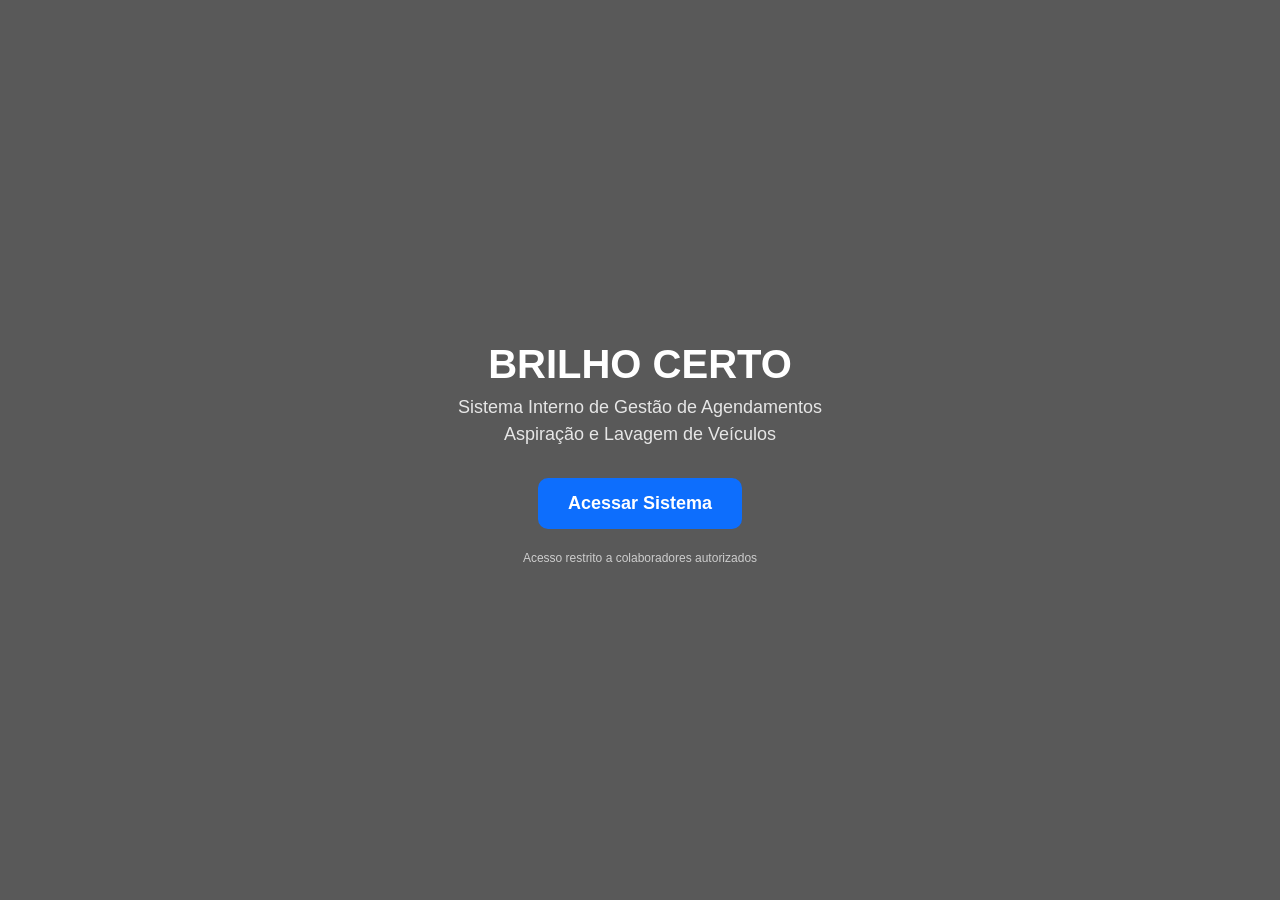
<file: index.html>
<!DOCTYPE html>
<html lang="pt">
<head>
<meta charset="UTF-8">
<meta name="viewport" content="width=device-width, initial-scale=1.0">
<title>Brilho Certo - Sistema Interno</title>

<link href="https://cdn.jsdelivr.net/npm/bootstrap@5.3.3/dist/css/bootstrap.min.css" rel="stylesheet">

<style>

body {
margin:0;
height:100vh;
font-family:Arial;
background:url("https://images.unsplash.com/photo-1600661653561-629509216228?auto=format&fit=crop&w=1600&q=80") center/cover no-repeat;
}

.overlay {
position:absolute;
top:0;
left:0;
width:100%;
height:100%;
background:rgba(0,0,0,0.65);
}

.portal {
position:relative;
z-index:2;
height:100vh;
display:flex;
justify-content:center;
align-items:center;
text-align:center;
color:white;
flex-direction:column;
padding:20px;
}

.title {
font-size:40px;
font-weight:bold;
}

.subtitle {
font-size:18px;
opacity:0.85;
margin-bottom:30px;
}

.btn-main {
padding:12px 30px;
font-size:18px;
border:none;
border-radius:10px;
background:#0d6efd;
color:white;
font-weight:bold;
cursor:pointer;
}

.btn-main:hover {
background:#0b5ed7;
}

.small {
margin-top:20px;
font-size:12px;
opacity:0.7;
}

</style>
</head>

<body>

<div class="overlay"></div>

<div class="portal">

<div class="title">BRILHO CERTO</div>

<div class="subtitle">
Sistema Interno de Gestão de Agendamentos<br>
Aspiração e Lavagem de Veículos
</div>

<button class="btn-main" onclick="location.href='login.html'">
Acessar Sistema
</button>

<div class="small">
Acesso restrito a colaboradores autorizados
</div>

</div>

</body>
</html>
</file>
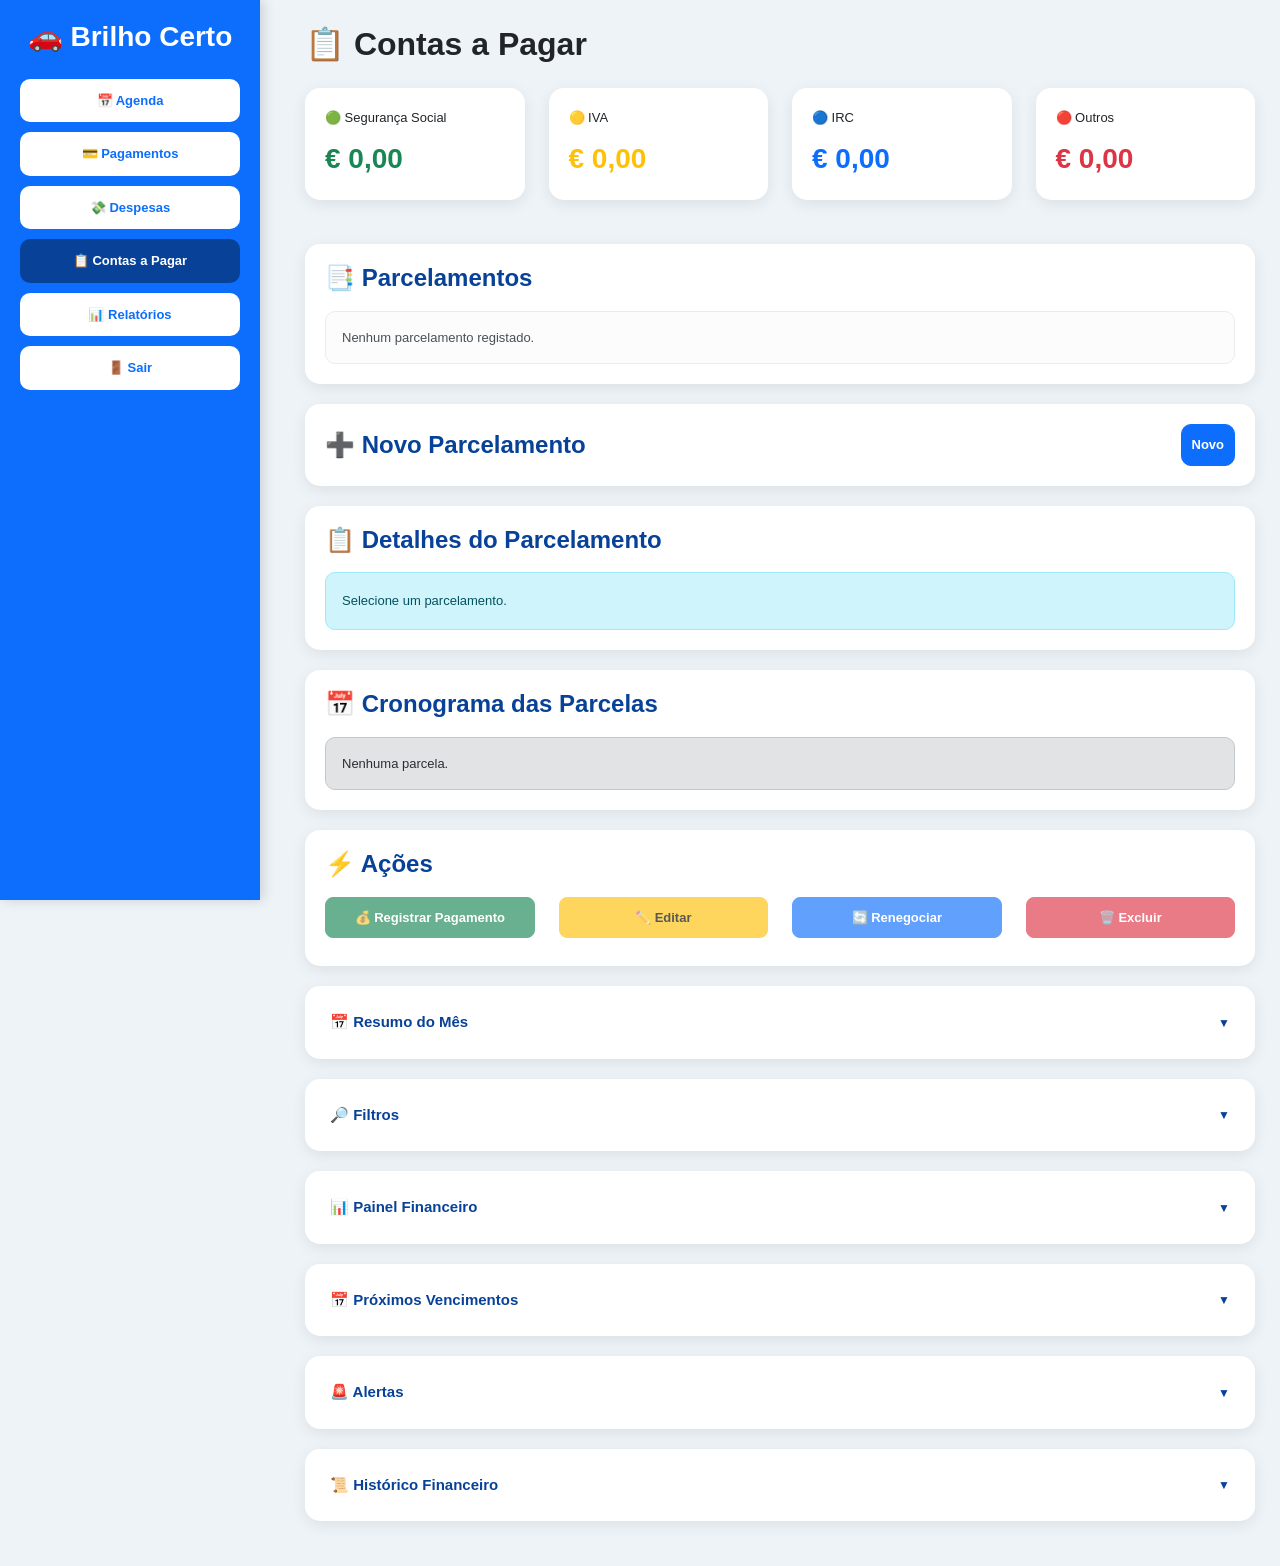
<file: contas-pagar.html>
<!-- ========================= -->
<!-- PARTE 1 DE 5 -->
<!-- ========================= -->

<!DOCTYPE html>

<html lang="pt">

<head>

<meta charset="UTF-8">

<meta
name="viewport"
content="width=device-width, initial-scale=1.0">

<title>

Brilho Certo - Contas a Pagar

</title>

<link
href="https://cdn.jsdelivr.net/npm/bootstrap@5.3.3/dist/css/bootstrap.min.css"
rel="stylesheet">

<link
rel="stylesheet"
href="contas-pagar.css">

</head>

<body>

<!-- SIDEBAR -->

<div class="sidebar">

<h3>

🚗 Brilho Certo

</h3>

<button
class="menu-btn"
onclick="location.href='agendamentos.html'">

📅 Agenda

</button>

<button
class="menu-btn"
onclick="location.href='pagamentos.html'">

💳 Pagamentos

</button>

<button
class="menu-btn"
onclick="location.href='despesas.html'">

💸 Despesas

</button>

<button
class="menu-btn ativo">

📋 Contas a Pagar

</button>

<button
class="menu-btn"
onclick="location.href='relatorios.html'">

📊 Relatórios

</button>

<button
class="menu-btn"
onclick="logout()">

🚪 Sair

</button>

</div>

<!-- CONTEÚDO -->

<div class="content">

<h2>

📋 Contas a Pagar

</h2>

<!-- CARDS -->

<div class="row mb-4">

<div class="col-md-3">

<div class="card-dashboard">

<div>

🟢 Segurança Social

</div>

<div
class="numero text-success"
id="totalSegurancaSocial">

€ 0,00

</div>

</div>

</div>

<div class="col-md-3">

<div class="card-dashboard">

<div>

🟡 IVA

</div>

<div
class="numero text-warning"
id="totalIVA">

€ 0,00

</div>

</div>

</div>

<div class="col-md-3">

<div class="card-dashboard">

<div>

🔵 IRC

</div>

<div
class="numero text-primary"
id="totalIRC">

€ 0,00

</div>

</div>

</div>

<div class="col-md-3">

<div class="card-dashboard">

<div>

🔴 Outros

</div>

<div
class="numero text-danger"
id="totalOutros">

€ 0,00

</div>

</div>

</div>

</div>

<!-- FIM PARTE 1 -->

<!-- ========================= -->
<!-- PARTE 2 DE 5 -->
<!-- ========================= -->

<!-- LISTA DE PARCELAMENTOS -->

<div class="card-dashboard">

<h4>

📑 Parcelamentos

</h4>

<div id="listaParcelamentos">

<div class="alert alert-light">

Nenhum parcelamento registado.

</div>

</div>

</div>

<!-- NOVO PARCELAMENTO -->

<div class="card-dashboard">

<div class="d-flex justify-content-between align-items-center">

<h4 class="mb-0">

➕ Novo Parcelamento

</h4>

<button
type="button"
id="btnMostrarFormulario"
class="btn btn-primary">

Novo

</button>

</div>

<div
id="formularioParcelamento"
style="display:none; margin-top:20px;">

<form id="formContaPagar">

<label class="form-label">

Entidade

</label>

<select
id="entidade"
class="form-control mb-3"
required>

<option value="">

Selecione

</option>

<option value="Segurança Social">

Segurança Social

</option>

<option value="IVA">

IVA

</option>

<option value="IRC">

IRC

</option>

<option value="Finanças">

Finanças

</option>

<option value="Fornecedor">

Fornecedor

</option>

<option value="Empréstimo">

Empréstimo

</option>

<option value="Outro">

Outro

</option>

</select>

<label class="form-label">

Descrição

</label>

<input
type="text"
id="descricao"
class="form-control mb-3"
placeholder="Descrição do parcelamento"
required>

<label class="form-label">

Número do Processo

</label>

<input
type="text"
id="processo"
class="form-control mb-3"
placeholder="Opcional">

<label class="form-label">

Valor Total da Dívida (€)

</label>

<label class="form-label">

Valor de Cada Parcela (€)

</label>

<input
type="text"
id="valorParcela"
class="form-control mb-3"
readonly>
    
    
<input
type="number"
step="0.01"
min="0.01"
id="valorTotal"
class="form-control mb-3"
required>

<label class="form-label">

Quantidade de Parcelas

</label>

<input
type="number"
min="1"
id="quantidadeParcelas"
class="form-control mb-3"
required>

<label class="form-label">

Primeiro Vencimento

</label>

<input
type="date"
id="primeiroVencimento"
class="form-control mb-3"
required>

<label class="form-label">

Observações

</label>

<textarea
id="observacoes"
class="form-control mb-3"
rows="3">

</textarea>

<!-- RESUMO DO PARCELAMENTO -->

<div
class="alert alert-primary"
id="resumoParcelamentoNovo">

<strong>

Resumo do Parcelamento

</strong>

<hr>

Valor Total:
<span id="resumoValorTotal">

€ 0,00

</span>

<br>

Quantidade de Parcelas:
<span id="resumoQuantidade">

0

</span>

<br>

Valor de Cada Parcela:
<span id="resumoValorParcela">

€ 0,00

</span>

<br>

Primeiro Vencimento:
<span id="resumoPrimeiroVencimento">

--

</span>

</div>

<button
type="submit"
class="btn btn-success w-100">

💾 Guardar Parcelamento

</button>

</form>

</div>

</div>

<input
type="hidden"
id="parcelamentoOrigem">

<!-- FIM PARTE 2 -->

<!-- ========================= -->
<!-- PARTE 3 DE 5 -->
<!-- ========================= -->

<!-- DETALHES DO PARCELAMENTO -->

<div
class="card-dashboard"
id="cardDetalhesParcelamento">

<h4>

📋 Detalhes do Parcelamento

</h4>

<div id="detalhesParcelamento">

<div class="alert alert-info">

Selecione um parcelamento para visualizar os detalhes.

</div>

</div>

</div>

<!-- CRONOGRAMA DAS PARCELAS -->

<div
class="card-dashboard"
id="cardCronograma">

<h4>

📅 Cronograma das Parcelas

</h4>

<div id="cronogramaParcelas">

<div class="alert alert-secondary">

O cronograma será apresentado após selecionar um parcelamento.

</div>

</div>

</div>

<!-- AÇÕES -->

<div
class="card-dashboard"
id="cardAcoes">

<h4>

⚡ Ações

</h4>

<div class="row">

<div class="col-md-3 mb-2">

<button
id="btnRegistrarPagamento"
class="btn btn-success w-100"
disabled>

💰 Registrar Pagamento

</button>

</div>

<div class="col-md-3 mb-2">

<button
id="btnEditarParcelamento"
class="btn btn-warning w-100"
disabled>

✏️ Editar

</button>

</div>

<div class="col-md-3 mb-2">

<button
id="btnRenegociar"
class="btn btn-primary w-100"
disabled>

🔄 Renegociar

</button>

</div>

<div class="col-md-3 mb-2">

<button
id="btnExcluirParcelamento"
class="btn btn-danger w-100"
disabled>

🗑️ Excluir

</button>

</div>

</div>

</div>

<!-- FIM PARTE 3 -->

<!-- ========================= -->
<!-- PARTE 4 DE 5 -->
<!-- ========================= -->

<!-- RESUMO DO MÊS -->

<details class="card-dashboard">

<summary>

📅 Resumo do Mês

</summary>

<div class="mt-3">

<h4 id="valorMes">

€ 0,00

</h4>

<p id="textoResumo">

Nenhum pagamento previsto para este mês.

</p>

</div>

</details>

<!-- FILTROS -->

<details class="card-dashboard">

<summary>

🔎 Filtros

</summary>

<div class="row mt-3">

<div class="col-md-3">

<label>

Competência

</label>

<input
type="month"
id="competencia"
class="form-control">

</div>

<div class="col-md-3">

<label>

Entidade

</label>

<select
id="filtroEntidade"
class="form-control">

<option value="">Todas</option>

<option>Segurança Social</option>

<option>IVA</option>

<option>IRC</option>

<option>Finanças</option>

<option>Fornecedor</option>

<option>Empréstimo</option>

<option>Outro</option>

</select>

</div>

<div class="col-md-3">

<label>

Situação

</label>

<select
id="filtroSituacao"
class="form-control">

<option value="">Todas</option>

<option>Em dia</option>

<option>A vencer</option>

<option>Em atraso</option>

<option>Quitado</option>

</select>

</div>

<div class="col-md-3">

<label>

Pesquisar

</label>

<input
type="text"
id="pesquisa"
class="form-control">

</div>

</div>

</details>

<!-- PAINEL FINANCEIRO -->

<details class="card-dashboard">

<summary>

📊 Painel Financeiro

</summary>

<div class="row mt-3">

<div class="col-md-4">

<strong>

Saldo Total

</strong>

<h3 id="saldoTotal">

€ 0,00

</h3>

</div>

<div class="col-md-4">

<strong>

Total Pago

</strong>

<h3 class="text-success" id="totalPago">

€ 0,00

</h3>

</div>

<div class="col-md-4">

<strong>

Saldo em Aberto

</strong>

<h3 class="text-danger" id="saldoAberto">

€ 0,00

</h3>

</div>

</div>

</details>

<!-- PRÓXIMOS VENCIMENTOS -->

<details class="card-dashboard">

<summary>

📅 Próximos Vencimentos

</summary>

<div
id="listaVencimentos"
class="mt-3">

<div class="alert alert-info">

Nenhum vencimento encontrado.

</div>

</div>

</details>

<!-- ALERTAS -->

<details class="card-dashboard">

<summary>

🚨 Alertas

</summary>

<div
id="listaAlertas"
class="mt-3">

<div class="alert alert-success">

Nenhum alerta financeiro.

</div>

</div>

</details>

<!-- HISTÓRICO -->

<details class="card-dashboard">

<summary>

📜 Histórico Financeiro

</summary>

<div
id="historicoFinanceiro"
class="mt-3">

<div class="alert alert-light">

Nenhum histórico disponível.

</div>

</div>

</details>

<!-- FIM PARTE 4 -->


<!-- ========================= -->
<!-- PARTE 5 DE 5 -->
<!-- ========================= -->

<!-- SCRIPTS -->

<script src="seguranca.js"></script>

<script src="contas-pagar.js"></script>

<script>

aplicarPermissoesMenu();

window.onload = function(){

    if(localStorage.getItem("perfil") === "funcionario"){

        const relatorios =
        document.getElementById("menuRelatorios");

        if(relatorios){
            relatorios.style.display = "none";
        }

    }

}

function logout(){

    if(!confirm("Deseja sair do sistema?")){
        return;
    }

    localStorage.removeItem("perfil");

    window.location.href =
    "login.html";

}

</script>

</div>

</body>

</html>

<!-- ========================= -->
<!-- FIM DO ARQUIVO -->
<!-- ========================= -->
</file>
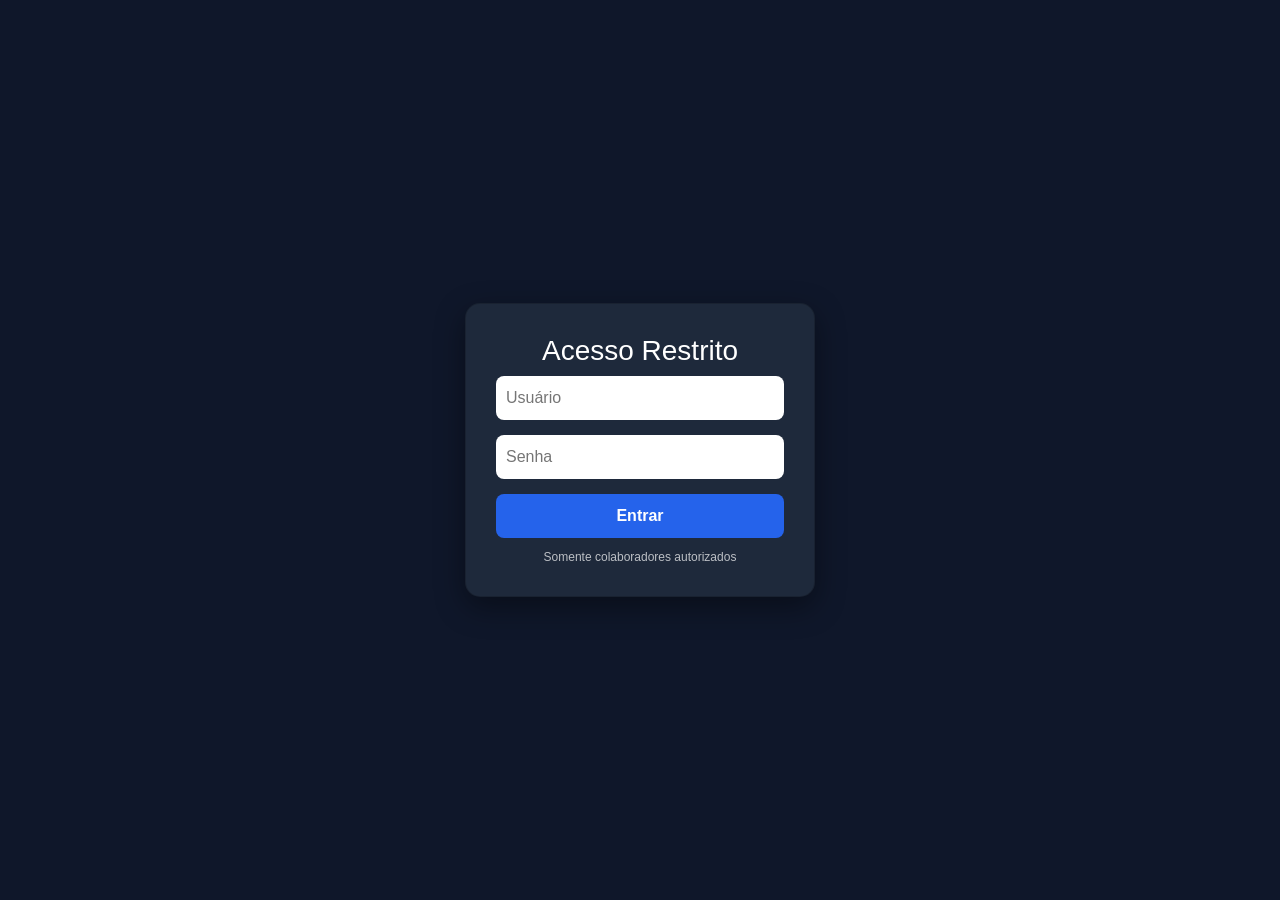
<file: dashboard.html>
<!DOCTYPE html>
<html lang="pt">
<head>
<meta charset="UTF-8">
<meta name="viewport" content="width=device-width, initial-scale=1.0">
<title>Brilho Certo - Dashboard</title>

<link href="https://cdn.jsdelivr.net/npm/bootstrap@5.3.3/dist/css/bootstrap.min.css" rel="stylesheet">

<style>

body{
background:#eef3f8;
font-family:Arial,sans-serif;
margin:0;
overflow-x:hidden;
overflow-y:auto;
}

.sidebar{
position:fixed;
left:0;
top:0;
width:260px;
height:100vh;
background:#0d6efd;
padding:20px;
color:white;
overflow:auto;
}

.sidebar h3{
font-weight:bold;
margin-bottom:25px;
}

.menu-btn{
width:100%;
margin-bottom:10px;
border:none;
padding:12px;
border-radius:10px;
background:white;
color:#0d6efd;
font-weight:bold;
cursor:pointer;
}

.menu-btn:hover{
background:#dbeafe;
}

.content{
margin-left:280px;
padding:20px;
min-height:100vh;
}

.card-dashboard{
background:white;
padding:20px;
border-radius:15px;
box-shadow:0 2px 15px rgba(0,0,0,0.08);
margin-bottom:20px;
}

.card-futuro{
background:white;
padding:20px;
border-radius:15px;
box-shadow:0 2px 15px rgba(0,0,0,0.08);
height:120px;
display:flex;
align-items:center;
justify-content:center;
font-size:14px;
color:#999;
margin-bottom:20px;
}

.lista-item{
padding:8px;
border-bottom:1px solid #eee;
font-size:13px;
}

.lista-item:hover{
background:#f8fafc;
}

@media(max-width:768px){

.sidebar{
position:relative;
width:100%;
height:auto;
display:block;
padding:10px;
}

.menu-btn{
margin-bottom:5px;
font-size:14px;
}

.content{
margin-left:0;
padding:10px;
width:100%;
}

.row{
display:block;
}

.col-md-6{
width:100%;
margin-bottom:15px;
}

.card-dashboard,
.card-futuro{
padding:15px;
width:100%;
}

.lista-item{
font-size:12px;
word-break:break-word;
}

h2{
font-size:24px;
}

}
</style>
</head>

<body>

<div class="sidebar">

<h3>🚗 Brilho Certo</h3>
<!--
<button class="menu-btn"
onclick="location.href='dashboard.html'">
🏠 Início
</button>
-->
<button class="menu-btn"
onclick="location.href='agendamentos.html'">
📅 Agenda
</button>

<button class="menu-btn"
onclick="location.href='pagamentos.html'">
💳 Pagamentos
</button>

<button
id="menuDespesas"
class="menu-btn"
onclick="location.href='despesas.html'">
💸 Despesas
</button>

<button
id="menuRelatorios"
class="menu-btn"
onclick="location.href='relatorios.html'">
📊 Relatórios
</button>

<button
class="menu-btn"
onclick="location.href='imo.html'">
🧾 IMO
</button>

<button class="menu-btn"
onclick="logout()">
🚪 Sair
</button>

</div>

<div class="content">

<h2>Dashboard</h2>

<div class="row">

<div class="col-md-6">
<div class="card-futuro">
Card Futuro 1
</div>
</div>

<div class="col-md-6">
<div class="card-futuro">
Card Futuro 2
</div>
</div>

</div>

<div class="card-dashboard">

<h4>📋 Lista de Agendamentos</h4>

<div id="listaAgendamentos">
Carregando...
</div>

</div>

</div>

<script>

const perfil =
localStorage.getItem("perfil");

if(!perfil){
window.location.href = "login.html";
}

const agendamentos =
JSON.parse(
localStorage.getItem("agendamentos")
) || [];

const pagamentos =
JSON.parse(
localStorage.getItem("pagamentos")
) || [];

const agendamentosAtivos =
agendamentos.filter(item =>

    !pagamentos.some(
        p => String(p.agendamentoId) === String(item.id)
    )

);

let html = "";

agendamentosAtivos
.sort((a,b)=>{

const dataA =
new Date(a.data + "T" + a.hora);

const dataB =
new Date(b.data + "T" + b.hora);

return dataA - dataB;

})
.forEach(item=>{

html += `

<div class="lista-item">

${item.data}
&nbsp;|&nbsp;
${item.hora}
&nbsp;|&nbsp;
${item.cliente}
&nbsp;|&nbsp;
${item.modelo}
&nbsp;|&nbsp;
${(item.servicos || []).join(", ")}

</div>

`;

});

document
.getElementById("listaAgendamentos")
.innerHTML =
html || "Nenhum agendamento encontrado.";

const concluidos =
agendamentos.filter(item =>

    pagamentos.some(
        p => String(p.agendamentoId) === String(item.id)
    )

);

let htmlConcluidos = `
<hr>
<h4>✅ Agendamentos Concluídos</h4>
`;

if(concluidos.length > 0){

    concluidos
    .sort((a,b)=>{

        const dataA =
        new Date(a.data + "T" + a.hora);

        const dataB =
        new Date(b.data + "T" + b.hora);

        return dataA - dataB;

    })
    .forEach(item=>{

        htmlConcluidos += `
        <div class="lista-item"
             style="
                background:#e8f8ec;
                border-left:5px solid green;
                opacity:0.8;
                padding:8px;
         ">
            ✅ PAGO
            &nbsp;|&nbsp;
            ${item.data}
            &nbsp;|&nbsp;
            ${item.hora}
            &nbsp;|&nbsp;
            ${item.cliente}
            &nbsp;|&nbsp;
            ${item.modelo}
        </div>
        `;
    });

}else{

    htmlConcluidos +=
    "<p>Nenhum agendamento concluído.</p>";

}

document
.getElementById("listaAgendamentos")
.innerHTML += htmlConcluidos;
    
if(perfil === "funcionario"){

document.getElementById(
"menuDespesas"
).style.display = "none";

document.getElementById(
"menuRelatorios"
).style.display = "none";

}

function logout(){

localStorage.removeItem("perfil");

window.location.href =
"login.html";

}

</script>

</body>
</html>
</file>
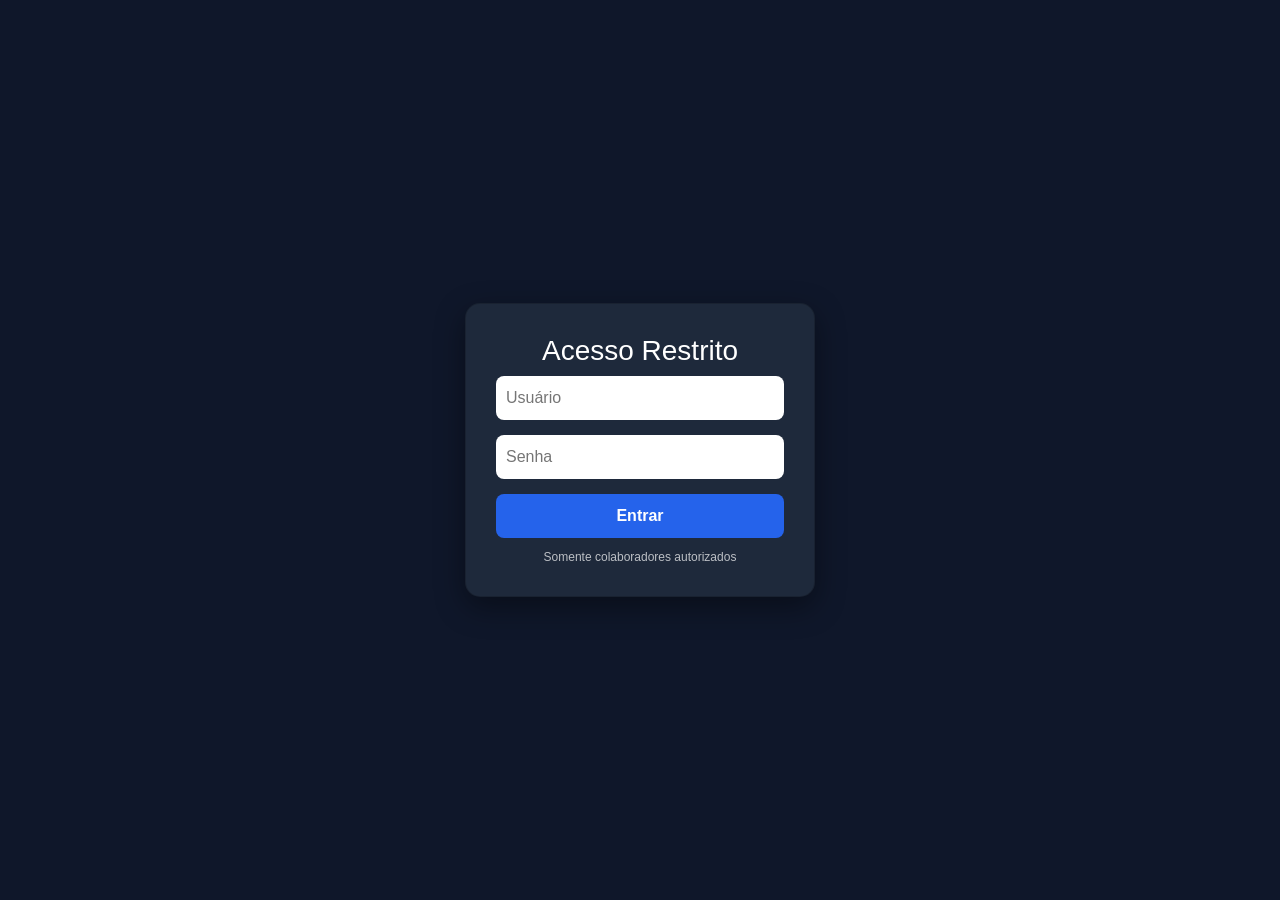
<file: login.html>
<!DOCTYPE html>
<html lang="pt">
<head>
<meta charset="UTF-8">
<meta name="viewport" content="width=device-width, initial-scale=1.0">
<title>Login - Brilho Certo</title>

<link href="https://cdn.jsdelivr.net/npm/bootstrap@5.3.3/dist/css/bootstrap.min.css" rel="stylesheet">

<style>

body {
margin:0;
height:100vh;
display:flex;
justify-content:center;
align-items:center;
background:#0f172a;
font-family:Arial;
}

.card {
background:#1e293b;
padding:30px;
border-radius:15px;
width:350px;
color:white;
box-shadow:0 10px 30px rgba(0,0,0,0.4);
}

input {
width:100%;
margin-bottom:15px;
padding:10px;
border-radius:8px;
border:none;
outline:none;
}

button {
width:100%;
padding:10px;
border:none;
border-radius:8px;
background:#2563eb;
color:white;
font-weight:bold;
}

button:hover {
background:#1d4ed8;
}

.small {
font-size:12px;
opacity:0.7;
margin-top:10px;
text-align:center;
}

</style>
</head>

<body>

<div class="card">

<h3 style="text-align:center;">Acesso Restrito</h3>

<input type="text" id="user" placeholder="Usuário">
<input type="password" id="pass" placeholder="Senha">

<button onclick="login()">Entrar</button>

<div class="small">
Somente colaboradores autorizados
</div>

</div>

<script>

function login(){

const user =
document.getElementById("user").value;

const pass =
document.getElementById("pass").value;

/* GESTOR */

if(
user === "eliane"
&&
pass === "123"
){

localStorage.setItem(
"perfil",
"gestor"
);

localStorage.setItem(
"utilizador",
"Eliane"
);

location.href =
"agendamentos.html";

return;

}

/* ADMINISTRADOR */

if(
user === "samuel"
&&
pass === "123"
){

localStorage.setItem(
"perfil",
"administrador"
);

localStorage.setItem(
"utilizador",
"Samuel"
);

location.href =
"agendamentos.html";

return;

}

/* FUNCIONÁRIO */

if(
user === "funcionario"
&&
pass === "123"
){

localStorage.setItem(
"perfil",
"funcionario"
);

localStorage.setItem(
"utilizador",
"Funcionário"
);

location.href =
"agendamentos.html";

return;

}

alert(
"Credenciais inválidas"
);

}

</script>

</body>
</html>
</file>
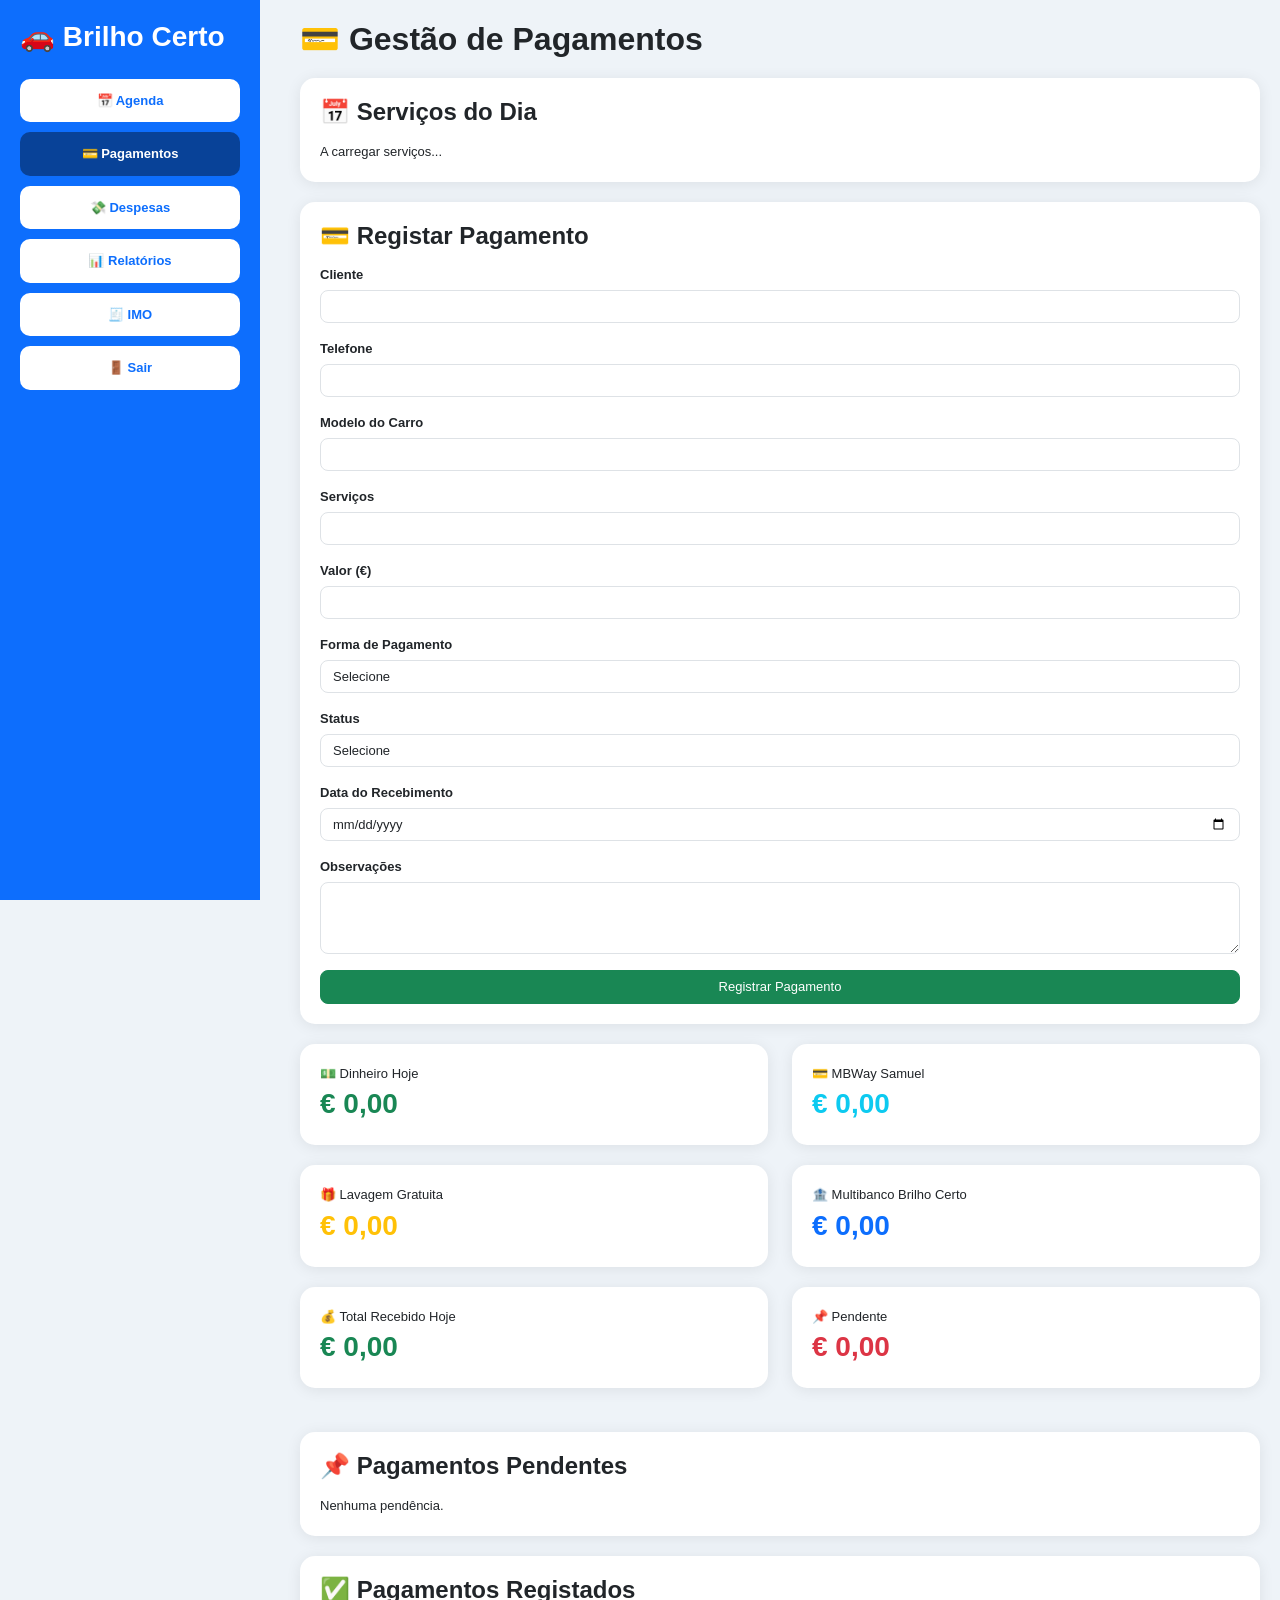
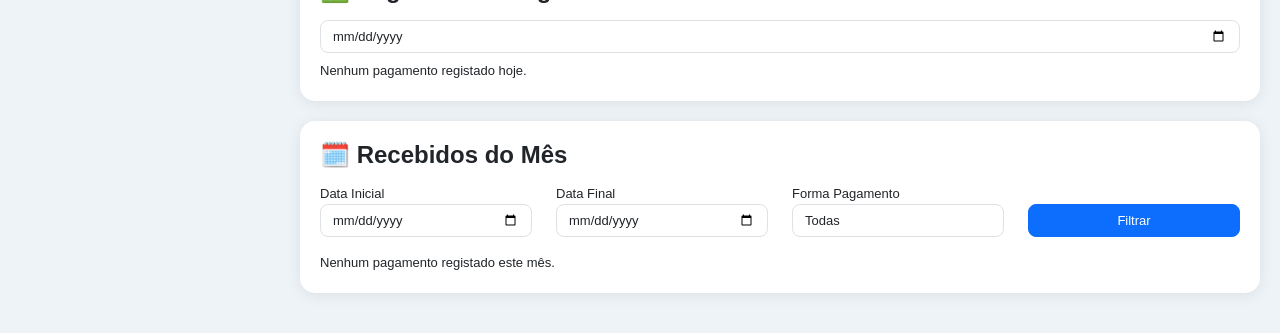
<file: pagamentos.html>
<!DOCTYPE html>
<html lang="pt">

<head>

<meta charset="UTF-8">
<meta name="viewport" content="width=device-width, initial-scale=1.0">

<title>Brilho Certo - Pagamentos</title>

<link href="https://cdn.jsdelivr.net/npm/bootstrap@5.3.3/dist/css/bootstrap.min.css" rel="stylesheet">

<link rel="stylesheet" href="pagamentos.css">

</head>

<body>

<div class="sidebar">

<h3>🚗 Brilho Certo</h3>
<!--
<button
class="menu-btn"
onclick="location.href='dashboard.html'">
🏠 Início
</button>
-->
<button
class="menu-btn"
onclick="location.href='agendamentos.html'">
📅 Agenda
</button>

<button
class="menu-btn ativo">
💳 Pagamentos
</button>

<button
id="menuDespesas"
class="menu-btn"
onclick="location.href='despesas.html'">
💸 Despesas
</button>

<button
id="menuRelatorios"
class="menu-btn"
onclick="location.href='relatorios.html'">
📊 Relatórios
</button>

<button
class="menu-btn"
onclick="location.href='imo.html'">
🧾 IMO
</button>

<button
class="menu-btn"
onclick="logout()">
🚪 Sair
</button>
</div>

<div class="content">

<h2>💳 Gestão de Pagamentos</h2>


<div class="card-dashboard">
    <h4>📅 Serviços do Dia</h4>
    <div id="listaServicosHoje">
        A carregar serviços...
    </div>
</div>

<div class="card-dashboard">

<h4>💳 Registar Pagamento</h4>

<form id="formPagamento">

<label class="form-label">
Cliente
</label>

<input
type="text"
id="cliente"
class="form-control mb-3"
readonly>

<label class="form-label">
Telefone
</label>

<input
type="text"
id="telefone"
class="form-control mb-3"
readonly>

<label class="form-label">
Modelo do Carro
</label>

<input
type="text"
id="modelo"
class="form-control mb-3"
readonly>

<label class="form-label">
Serviços
</label>

<input
type="text"
id="servicos"
class="form-control mb-3"
readonly>

<label class="form-label">
Valor (€)
</label>

<input
type="number"
step="0.01"
id="valor"
class="form-control mb-3"
required>

<label class="form-label">
Forma de Pagamento
</label>

<select
id="formaPagamento"
class="form-control mb-3"
required>

<option value="">
Selecione
</option>

<option value="Dinheiro">
Dinheiro
</option>

<option value="MB Way Samuel">
MB Way Samuel
</option>
<!--
<option value="Transferência">
Transferência
</option>
-->
<option value="Multibanco Brilho Certo">
Multibanco Brilho Certo
</option>

<option value="Lavagem Gratuita">
Lavagem Gratuita
</option>    

<option value="Pagamento Pendente">
Pagamento Pendente
</option>

</select>

<label class="form-label">
Status
</label>

<select
id="status"
class="form-control mb-3"
required>

<option value="">
Selecione
</option>

<option value="Pago em Dinheiro">
Pago em Dinheiro
</option>

<option value="Pago em MB Way Samuel">
Pago em MB Way Samuel
</option>
<!--
<option value="Pago em Transferência">
Pago em Transferência
</option>
-->
<option value="Pago em Multibanco Brilho Certo">
Pago em Multibanco Brilho Certo
</option>
    
<option value="Pagamento pendente">
Pagamento pendente
</option>
    
<option value="Lavagem Gratuita">
Lavagem Gratuita
</option>

<option value="MB Way Samuel Pendente">
MB Way Samuel Pendente
</option>
    
<option value="Multibanco Brilho Certo Pendente">
Multibando Brilho Certo Pendente
</option>

<!--
<option value="Transferência Pendente">
Transferência Pendente
</option>
-->

<option value="Entregue sem Pagamento">
Entregue sem Pagamento
</option>

</select>
<label class="form-label">
Data do Recebimento
</label>

<input
type="date"
id="dataRecebimento"
class="form-control mb-3">
<label class="form-label">
Observações
</label>

<textarea
id="observacoes"
class="form-control mb-3"
rows="3"></textarea>

<button
type="submit"
class="btn btn-success w-100">

Registrar Pagamento

</button>

</form>

</div>

<div class="row mb-4">

    <div class="col-md-6">
        <div class="card-dashboard">
            <div>💵 Dinheiro Hoje</div>
            <div class="numero text-success" id="recebidoDinheiro">
                € 0,00
            </div>
        </div>
    </div>

    <div class="col-md-6">
        <div class="card-dashboard">
            <div>💳 MBWay Samuel</div>
            <div class="numero text-info" id="recebidoMbway">
                € 0,00
            </div>
        </div>
     </div>
    <div class="col-md-6">
    <div class="card-dashboard">
        <div>🎁 Lavagem Gratuita</div>
        <div class="numero text-warning" id="lavagemGratuita">
            € 0,00
        </div>
    </div>
</div>
        <div class="col-md-6">
    <div class="card-dashboard">
        <div>🏦 Multibanco Brilho Certo</div>
        <div class="numero text-primary" id="recebidoMultibanco">
            € 0,00
        </div>
    </div>
</div>
    
    <div class="col-md-6">
        <div class="card-dashboard">
            <div>💰 Total Recebido Hoje</div>
            <div class="numero text-success" id="recebidoHoje">
                € 0,00
            </div>
        </div>
    </div>

    <div class="col-md-6">
        <div class="card-dashboard">
            <div>📌 Pendente</div>
            <div class="numero text-danger" id="valorPendente">
                € 0,00
            </div>
        </div>
    </div>

</div>

    
<div class="card-dashboard">

<h4>📌 Pagamentos Pendentes</h4>

<div id="listaPendentes">

Nenhuma pendência.

</div>

</div>
<div class="card-dashboard">

<h4>✅ Pagamentos Registados</h4>
<input
    type="date"
    id="filtroDataPagamento"
    class="form-control mb-2">
<div id="listaPagamentosHoje">

Nenhum pagamento registado hoje.

</div>

</div>

<div class="card-dashboard">

<h4>🗓️ Recebidos do Mês</h4>


<div class="row mb-3">

    <div class="col-md-3">
        <label>Data Inicial</label>
        <input
        type="date"
        id="filtroDataInicial"
        class="form-control">
    </div>

    <div class="col-md-3">
        <label>Data Final</label>
        <input
        type="date"
        id="filtroDataFinal"
        class="form-control">
    </div>

    <div class="col-md-3">
        <label>Forma Pagamento</label>
        <select
        id="filtroFormaPagamento"
        class="form-control">

            <option value="">
            Todas
            </option>

            <option value="Dinheiro">
            Dinheiro
            </option>

            <option value="MB Way">
            MB Way
            </option>

            <option value="Multibanco">
            Multibanco
            </option>

            <option value="Transferência">
            Transferência
            </option>

        </select>
    </div>

    <div class="col-md-3">
        <label>&nbsp;</label>

        <button
        type="button"
        id="btnFiltrarRecebidos"
        class="btn btn-primary w-100">

        Filtrar

        </button>
    </div>

</div>
<div id="listaRecebidosMes">
Nenhum pagamento registado este mês.

</div>
</div>
</div>

<script src="seguranca.js"></script>
<script type="module" src="pagamentos.js"></script>

<script>

aplicarPermissoesMenu();

window.onload = function(){

    if(localStorage.getItem("perfil") === "funcionario"){

        const despesas =
        document.getElementById("menuDespesas");

        if(despesas){
            despesas.style.display = "none";
        }
        
        const relatorios =
        document.getElementById("menuRelatorios");

        if(relatorios){
            relatorios.style.display = "none";
        }

        const cardMes =
        document.getElementById("cardRecebidoMes");

        if(cardMes){
            cardMes.style.display = "none";
        }

    }

}

</script>

</body>

</html>
</file>
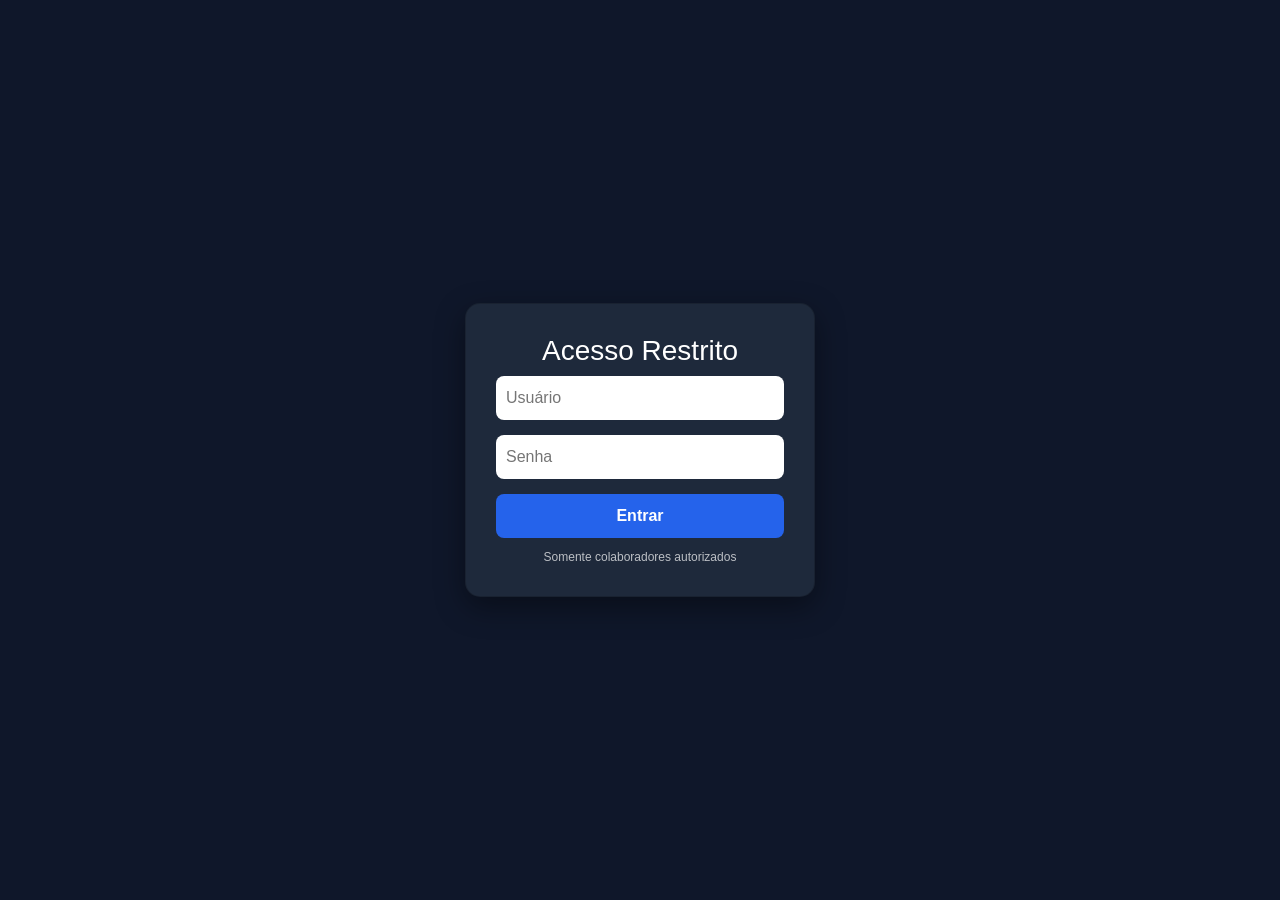
<file: relatorios.html>
<!DOCTYPE html>
<html lang="pt">

<head>

<meta charset="UTF-8">
<meta name="viewport" content="width=device-width, initial-scale=1.0">

<title>Brilho Certo - Relatórios</title>

<link href="https://cdn.jsdelivr.net/npm/bootstrap@5.3.3/dist/css/bootstrap.min.css" rel="stylesheet">

<link rel="stylesheet" href="relatorios.css">

</head>

<script>

const perfil =
localStorage.getItem("perfil");

if(perfil === "funcionario"){

alert(
"Acesso não autorizado."
);

window.location.href =
"agendamentos.html";

}

</script>
    
<body>

<div class="sidebar">

<h3>🚗 Brilho Certo</h3>
<!--
<button
class="menu-btn"
onclick="location.href='dashboard.html'">
🏠 Início
</button>
-->
<button
class="menu-btn"
onclick="location.href='agendamentos.html'">
📅 Agenda
</button>

<button
class="menu-btn"
onclick="location.href='pagamentos.html'">
💳 Pagamentos
</button>

<button
class="menu-btn"
onclick="location.href='despesas.html'">
💸 Despesas
</button>

<button
class="menu-btn ativo menu-restrito">
📊 Relatórios
</button>

<button
    class="menu-btn"
    onclick="location.href='imo.html'">
    🧾 IMO
</button>

<button
class="menu-btn"
onclick="logout()">
🚪 Sair
</button>

</div>

<div class="content">

<h2>📊 Relatórios e Indicadores</h2>

<!-- CARDS -->

<div class="row mb-4">

<div class="col-md-3">

<div class="card-dashboard">

<div id="tituloReceita">
💰 Receita do Período
</div>

<div
class="numero text-success"
id="receitaHoje">

€ 0,00

</div>

</div>

</div>

<div class="col-md-3">

<div class="card-dashboard">

<div id="tituloDespesa">
💸 Despesa do Período
</div>

<div
class="numero text-danger"
id="despesaHoje">

€ 0,00

</div>

</div>

</div>

<div class="col-md-3">

<div class="card-dashboard">

<div id="tituloSaldo">
📈 Saldo do Período
</div>

<div
class="numero text-primary"
id="saldoHoje">

€ 0,00

</div>

</div>

</div>

<div class="col-md-3">

<div class="card-dashboard">

<div>
🚗 Veículos
</div>

<div
class="numero"
id="veiculosHoje">

0

</div>

</div>

</div>

</div>

<!-- FILTROS -->

<div class="card-dashboard">

<h4>Filtros</h4>

<div class="row g-2">

<div class="col-md-3">

<select
id="filtroPeriodo"
class="form-control">

<option value="hoje">
Hoje
</option>

<option value="ontem">
Ontem
</option>

<option value="semana">
Esta Semana
</option>

<option value="mes">
Este Mês
</option>

<option value="ano">
Este Ano
</option>

<option value="personalizado">
Período Personalizado
</option>

</select>

</div>

<div class="col-md-3">

<input
type="date"
id="dataInicial"
class="form-control">

</div>

<div class="col-md-3">

<input
type="date"
id="dataFinal"
class="form-control">

</div>

<div class="col-md-3">

<button
id="btnAplicarFiltro"
class="btn btn-primary w-100">

Aplicar Filtro

</button>

</div>

</div>

</div>
<div class="card-dashboard">

<h4>💾 Backup do Sistema</h4>

<p>
Gerar cópia de segurança completa dos dados do sistema.
</p>

<button
class="btn btn-primary"
onclick="exportarBackup()">
📥 Fazer Backup
</button>

<br><br>

<input
type="file"
id="arquivoBackup"
accept=".json"
style="display:none"
onchange="importarBackup(event)">

<button
class="btn btn-success"
onclick="document.getElementById('arquivoBackup').click()">
📂 Restaurar Backup
</button>

</div>
<!-- MOVIMENTAÇÕES -->

<div class="card-dashboard">

<h4>Movimentações</h4>

<table class="table table-striped">

<thead>

<tr>

<th>Data</th>

<th>Tipo</th>

<th>Descrição</th>

<th>Valor</th>

</tr>

</thead>

<tbody id="tabelaMovimentos">

</tbody>

</table>

<div class="mt-4">

<h5>

💰 Total Receitas:

<span id="totalReceitas">

€ 0,00

</span>

</h5>

<h5>

💸 Total Despesas:

<span id="totalDespesas">

€ 0,00

</span>

</h5>

<h4>

📈 Saldo:

<span id="saldoPeriodo">

€ 0,00

</span>

</h4>

</div>

</div>

<!-- INDICADORES -->

<div class="card-dashboard">

<h4>📈 Indicadores</h4>

<div id="indicadores">

Em desenvolvimento...

</div>

</div>

</div>
<script src="seguranca.js"></script>
<script src="relatorios.js"></script>

<script>

aplicarPermissoesMenu();

function exportarBackup(){

const backup = {

dataBackup:
new Date().toLocaleDateString("pt-PT"),

agendamentos:
JSON.parse(localStorage.getItem("agendamentos")) || [],

pagamentos:
JSON.parse(localStorage.getItem("pagamentos")) || [],

despesas:
JSON.parse(localStorage.getItem("despesas")) || []

};

const blob =
new Blob(
[JSON.stringify(backup,null,2)],
{type:"application/json"}
);

const link =
document.createElement("a");

link.href =
URL.createObjectURL(blob);

const data =
new Date().toLocaleDateString("pt-PT")
.replaceAll("/","-");

link.download =`
backup-brilho-certo-${data}.json`;

link.click();

}
function importarBackup(event){

    const arquivo = event.target.files[0];

    if(!arquivo){
        return;
    }

    const leitor = new FileReader();

    leitor.onload = function(e){

        const backup = JSON.parse(e.target.result);

        if(backup.agendamentos){
            localStorage.setItem(
                "agendamentos",
                JSON.stringify(backup.agendamentos)
            );
        }

        if(backup.pagamentos){
            localStorage.setItem(
                "pagamentos",
                JSON.stringify(backup.pagamentos)
            );
        }

        if(backup.despesas){
            localStorage.setItem(
                "despesas",
                JSON.stringify(backup.despesas)
            );
        }

        alert("Backup restaurado com sucesso!");

        location.reload();
    };

    leitor.readAsText(arquivo);
}
</script>
  
</body>
</html>
</file>
<file: contas-pagar.css>
/* ========================= */
/* PARTE 1 DE 5 */
/* ========================= */

/* ========================= */
/* BODY */
/* ========================= */

body{

background:#eef3f8;

font-family:Arial,sans-serif;

font-size:13px;

margin:0;

color:#212529;

}

/* ========================= */
/* SIDEBAR */
/* ========================= */

.sidebar{

position:fixed;

left:0;

top:0;

width:260px;

height:100vh;

background:#0d6efd;

padding:20px;

color:white;

overflow-y:auto;

box-shadow:3px 0 12px rgba(0,0,0,0.15);

}

.sidebar h3{

font-weight:bold;

margin-bottom:25px;

text-align:center;

}

/* ========================= */
/* MENU */
/* ========================= */

.menu-btn{

width:100%;

margin-bottom:10px;

padding:12px;

border:none;

border-radius:10px;

background:white;

color:#0d6efd;

font-weight:bold;

cursor:pointer;

transition:.25s;

}

.menu-btn:hover{

background:#dbeafe;

transform:translateX(4px);

}

.menu-btn.ativo{

background:#084298;

color:white;

}

/* ========================= */
/* CONTEÚDO */
/* ========================= */

.content{

margin-left:280px;

padding:25px;

}

/* ========================= */
/* TÍTULOS */
/* ========================= */

h2{

font-weight:bold;

margin-bottom:25px;

}

h4{

font-weight:bold;

margin-bottom:18px;

color:#084298;

}

/* ========================= */
/* CARDS BASE */
/* ========================= */

.card-dashboard{

background:white;

border-radius:15px;

padding:20px;

margin-bottom:20px;

box-shadow:0 4px 15px rgba(0,0,0,.08);

transition:.25s;

}

.card-dashboard:hover{

box-shadow:0 8px 20px rgba(0,0,0,.12);

}

/* ========================= */
/* NÚMEROS DOS CARDS */
/* ========================= */

.numero{

font-size:28px;

font-weight:bold;

margin-top:10px;

}

/* ========================= */
/* FIM PARTE 1 */
/* ========================= */
/* ========================= */
/* PARTE 2 DE 5 */
/* ========================= */

/* ========================= */
/* PARCELAMENTOS */
/* ========================= */

#listaParcelamentos{

display:flex;

flex-direction:column;

gap:15px;

}

/* CARD DO PARCELAMENTO */

.parcelamento-item{

background:#ffffff;

border-left:6px solid #0d6efd;

border-radius:12px;

padding:18px;

cursor:pointer;

transition:.25s;

box-shadow:0 2px 10px rgba(0,0,0,.08);

}

.parcelamento-item:hover{

transform:translateY(-2px);

box-shadow:0 8px 18px rgba(0,0,0,.15);

}

.parcelamento-item h5{

margin:0 0 10px 0;

font-weight:bold;

color:#084298;

}

.parcelamento-item p{

margin:4px 0;

font-size:13px;

}

/* PARCELAMENTO SELECIONADO */

.parcelamento-selecionado{

border-left:6px solid #198754;

background:#f0fff5;

}

/* ========================= */
/* DETALHES */
/* ========================= */

#detalhesParcelamento{

line-height:1.8;

font-size:14px;

}

/* ========================= */
/* CRONOGRAMA */
/* ========================= */

#cronogramaParcelas{

display:flex;

flex-direction:column;

gap:10px;

}

/* CADA PARCELA */

.parcela-item{

display:flex;

justify-content:space-between;

align-items:center;

padding:12px;

border-radius:10px;

background:#f8f9fa;

border-left:5px solid #dee2e6;

transition:.2s;

}

.parcela-item:hover{

background:#eef5ff;

}

/* PARCELA PAGA */

.parcela-paga{

border-left-color:#198754;

background:#eefcf3;

}

/* PARCELA A VENCER */

.parcela-avencer{

border-left-color:#ffc107;

background:#fff8e5;

}

/* PARCELA ATRASADA */

.parcela-atrasada{

border-left-color:#dc3545;

background:#fff1f1;

}

/* ========================= */
/* BOTÕES DAS AÇÕES */
/* ========================= */

#cardAcoes .btn{

font-size:13px;

font-weight:bold;

border-radius:8px;

padding:10px;

}

/* ========================= */
/* ALERTAS PADRÃO */
/* ========================= */

.alert{

border-radius:10px;

margin-bottom:0;

}

/* ========================= */
/* FIM PARTE 2 */
/* ========================= */
/* ========================= */
/* PARTE 3 DE 5 */
/* ========================= */

/* ========================= */
/* FORMULÁRIO */
/* ========================= */

form{

margin-top:15px;

}

.form-label{

font-weight:bold;

margin-bottom:6px;

color:#495057;

}

.form-control{

border-radius:10px;

font-size:13px;

padding:10px;

border:1px solid #ced4da;

transition:.25s;

}

.form-control:focus{

border-color:#0d6efd;

box-shadow:0 0 0 .2rem rgba(13,110,253,.20);

}

/* ========================= */
/* BOTÕES */
/* ========================= */

.btn{

border-radius:10px;

font-size:13px;

font-weight:bold;

padding:10px;

transition:.25s;

}

.btn:hover{

transform:translateY(-2px);

}

/* ========================= */
/* DETAILS */
/* ========================= */

details{

overflow:hidden;

}

details summary{

list-style:none;

cursor:pointer;

font-weight:bold;

font-size:15px;

color:#084298;

display:flex;

align-items:center;

justify-content:space-between;

padding:5px;

user-select:none;

}

details summary::-webkit-details-marker{

display:none;

}

details summary::after{

content:"▼";

font-size:12px;

transition:.25s;

}

details[open] summary::after{

transform:rotate(180deg);

}

/* ========================= */
/* CONTEÚDO DOS DETAILS */
/* ========================= */

details .mt-3{

padding-top:15px;

border-top:1px solid #e9ecef;

margin-top:15px;

}

/* ========================= */
/* ALERTAS */
/* ========================= */

.alert{

border-radius:10px;

font-size:13px;

}

/* ========================= */
/* CAMPOS DESATIVADOS */
/* ========================= */

input:disabled,

select:disabled,

textarea:disabled{

background:#f5f5f5;

cursor:not-allowed;

}

/* ========================= */
/* FIM PARTE 3 */
/* ========================= */

/* ========================= */
/* PARTE 4 DE 5 */
/* ========================= */

/* ========================= */
/* RESUMO DO MÊS */
/* ========================= */

#valorMes{

font-size:34px;

font-weight:bold;

color:#dc3545;

margin-bottom:10px;

}

#textoResumo{

font-size:14px;

color:#6c757d;

}

/* ========================= */
/* PAINEL FINANCEIRO */
/* ========================= */

#saldoTotal,
#totalPago,
#saldoAberto{

font-size:28px;

font-weight:bold;

margin-top:10px;

}

/* ========================= */
/* HISTÓRICO */
/* ========================= */

#historicoFinanceiro{

max-height:350px;

overflow-y:auto;

padding-right:8px;

}

/* ========================= */
/* PRÓXIMOS VENCIMENTOS */
/* ========================= */

#listaVencimentos{

max-height:300px;

overflow-y:auto;

}

/* ========================= */
/* LISTA DE ALERTAS */
/* ========================= */

#listaAlertas{

max-height:250px;

overflow-y:auto;

}

/* ========================= */
/* SCROLL PERSONALIZADO */
/* ========================= */

#historicoFinanceiro::-webkit-scrollbar,
#listaVencimentos::-webkit-scrollbar,
#listaAlertas::-webkit-scrollbar{

width:8px;

}

#historicoFinanceiro::-webkit-scrollbar-thumb,
#listaVencimentos::-webkit-scrollbar-thumb,
#listaAlertas::-webkit-scrollbar-thumb{

background:#0d6efd;

border-radius:20px;

}

#historicoFinanceiro::-webkit-scrollbar-track,
#listaVencimentos::-webkit-scrollbar-track,
#listaAlertas::-webkit-scrollbar-track{

background:#f1f3f5;

}

/* ========================= */
/* ANIMAÇÕES */
/* ========================= */

.card-dashboard{

animation:fadeEntrada .35s ease;

}

@keyframes fadeEntrada{

from{

opacity:0;

transform:translateY(10px);

}

to{

opacity:1;

transform:translateY(0);

}

}

/* ========================= */
/* EFEITOS DOS CARDS */
/* ========================= */

.card-dashboard:hover{

transform:translateY(-2px);

}

/* ========================= */
/* FIM PARTE 4 */
/* ========================= */

/* ========================= */
/* PARTE 5 DE 5 */
/* ========================= */

/* ========================= */
/* RESPONSIVO */
/* ========================= */

@media(max-width:992px){

.content{

margin-left:0;

padding:15px;

}

.sidebar{

position:relative;

width:100%;

height:auto;

display:flex;

flex-wrap:wrap;

gap:8px;

padding:15px;

}

.sidebar h3{

width:100%;

margin-bottom:15px;

text-align:center;

}

.menu-btn{

width:calc(50% - 4px);

margin-bottom:0;

}

.numero{

font-size:24px;

}

}

/* ========================= */

@media(max-width:768px){

.row>[class*="col-"]{

margin-bottom:15px;

}

.card-dashboard{

padding:15px;

}

h2{

font-size:22px;

text-align:center;

}

h4{

font-size:18px;

}

.numero{

font-size:22px;

}

#saldoTotal,
#saldoAberto,
#totalPago,
#valorMes{

font-size:24px;

}

.btn{

width:100%;

margin-bottom:10px;

}

.form-control{

font-size:16px;

}

details summary{

font-size:16px;

}

}

/* ========================= */

@media(max-width:576px){

.sidebar{

padding:10px;

}

.menu-btn{

width:100%;

}

.content{

padding:10px;

}

.card-dashboard{

border-radius:12px;

padding:12px;

}

.numero{

font-size:20px;

}

#historicoFinanceiro,
#listaAlertas,
#listaVencimentos{

max-height:220px;

}

}

/* ========================= */
/* UTILITÁRIOS */
/* ========================= */

.text-right{

text-align:right;

}

.cursor-pointer{

cursor:pointer;

}

.oculto{

display:none;

}

.centralizar{

text-align:center;

}

.w-100{

width:100%;

}

/* ========================= */
/* FIM DO ARQUIVO */
/* ========================= */
</file>
<file: pagamentos.css>
body{
background:#eef3f8;
font-family:Arial,sans-serif;
font-size:13px;
margin:0;
}

/* MENU */

.sidebar{
position:fixed;
left:0;
top:0;
width:260px;
height:100vh;
background:#0d6efd;
padding:20px;
color:white;
overflow:auto;
}

.sidebar h3{
font-weight:bold;
margin-bottom:25px;
}

.menu-btn{
width:100%;
margin-bottom:10px;
border:none;
padding:12px;
border-radius:10px;
background:white;
color:#0d6efd;
font-weight:bold;
cursor:pointer;
transition:0.3s;
}

.menu-btn:hover{
background:#dbeafe;
transform:translateX(5px);
}

.menu-btn.ativo{
background:#084298;
color:white;
}

/* CONTEÚDO */

.content{
margin-left:280px;
padding:20px;
}

/* CARDS */

.card-dashboard{
background:white;
padding:20px;
border-radius:15px;
box-shadow:0 2px 15px rgba(0,0,0,0.08);
margin-bottom:20px;
}

.numero{
font-size:28px;
font-weight:bold;
}

/* TÍTULOS */

h2{
font-weight:bold;
margin-bottom:20px;
}

h4{
font-weight:bold;
margin-bottom:15px;
}

/* FORMULÁRIOS */

.form-label{
font-weight:bold;
margin-bottom:5px;
}

.form-control{
font-size:13px;
border-radius:8px;
}

/* SERVIÇOS DO DIA */

.item-servico{
padding:12px;
border-bottom:1px solid #eee;
cursor:pointer;
transition:0.3s;
}

.item-servico:hover{
background:#f8fafc;
}

.item-servico strong{
color:#0d6efd;
}

/* PENDÊNCIAS */

.item-pendente{
padding:12px;
border-bottom:1px solid #eee;
}

.pendente{
font-weight:bold;
color:#dc3545;
}

/* BOTÕES */

.btn{
border-radius:8px;
font-size:13px;
}

/* PAGAMENTOS REGISTRADOS */

.item-pagamento{

padding:6px 10px;
border-bottom:1px solid #eee;
font-size:13px;
line-height:1.2;

}

/* RECEBIDOS DO MÊS */

.item-recebido{
padding:6px 10px;
border-bottom:1px solid #eee;
font-size:13px;
line-height:1.2;

}

/* RESPONSIVO */

@media(max-width:768px){

.sidebar{
position:relative;
width:100%;
height:auto;
display:block;
padding:10px;
}
.menu-btn{
margin-bottom:5px;
font-size:14px;
}
.content{
margin-left:0;
padding:10px;
}

.card-dashboard{
padding:15px;
}

.numero{
font-size:22px;
}

h2{
font-size:20px;
}

}
</file>
<file: relatorios.css>
body{
background:#eef3f8;
font-family:Arial,sans-serif;
font-size:13px;
margin:0;
}

/* MENU */

.sidebar{
position:fixed;
left:0;
top:0;
width:260px;
height:100vh;
background:#0d6efd;
padding:20px;
color:white;
overflow:auto;
}

.sidebar h3{
font-weight:bold;
margin-bottom:25px;
}

.menu-btn{
width:100%;
margin-bottom:10px;
border:none;
padding:12px;
border-radius:10px;
background:white;
color:#0d6efd;
font-weight:bold;
cursor:pointer;
transition:0.3s;
}

.menu-btn:hover{
background:#dbeafe;
transform:translateX(5px);
}

.menu-btn.ativo{
background:#084298;
color:white;
}

/* CONTEÚDO */

.content{
margin-left:280px;
padding:20px;
}

/* CARDS */

.card-dashboard{
background:white;
padding:20px;
border-radius:15px;
box-shadow:0 2px 15px rgba(0,0,0,0.08);
margin-bottom:20px;
}

.numero{
font-size:28px;
font-weight:bold;
margin-top:8px;
}

/* FILTROS */

.form-control{
border-radius:10px;
height:42px;
}

#btnAplicarFiltro{
height:42px;
font-weight:bold;
}

/* TABELA */

.table{
margin-bottom:0;
}

.table th{
background:#f8f9fa;
font-weight:bold;
}

.table td{
vertical-align:middle;
}

/* TOTAIS */

#totalReceitas{
font-weight:bold;
color:#198754;
}

#totalDespesas{
font-weight:bold;
color:#dc3545;
}

#saldoPeriodo{
font-weight:bold;
color:#0d6efd;
}

/* INDICADORES */

#indicadores{
padding:15px;
background:#f8f9fa;
border-radius:10px;
min-height:80px;
}

/* TÍTULOS */

h2{
font-weight:bold;
margin-bottom:20px;
}

h4{
font-weight:bold;
margin-bottom:15px;
}

/* RESPONSIVO */

@media(max-width:768px){

.sidebar{
position:relative;
width:100%;
height:auto;
display:block;
padding:10px;
}

.menu-btn{
margin-bottom:5px;
font-size:14px;
}

.content{
margin-left:0;
padding:10px;
}

.card-dashboard{
padding:15px;
}

.numero{
font-size:22px;
}

}
</file>
